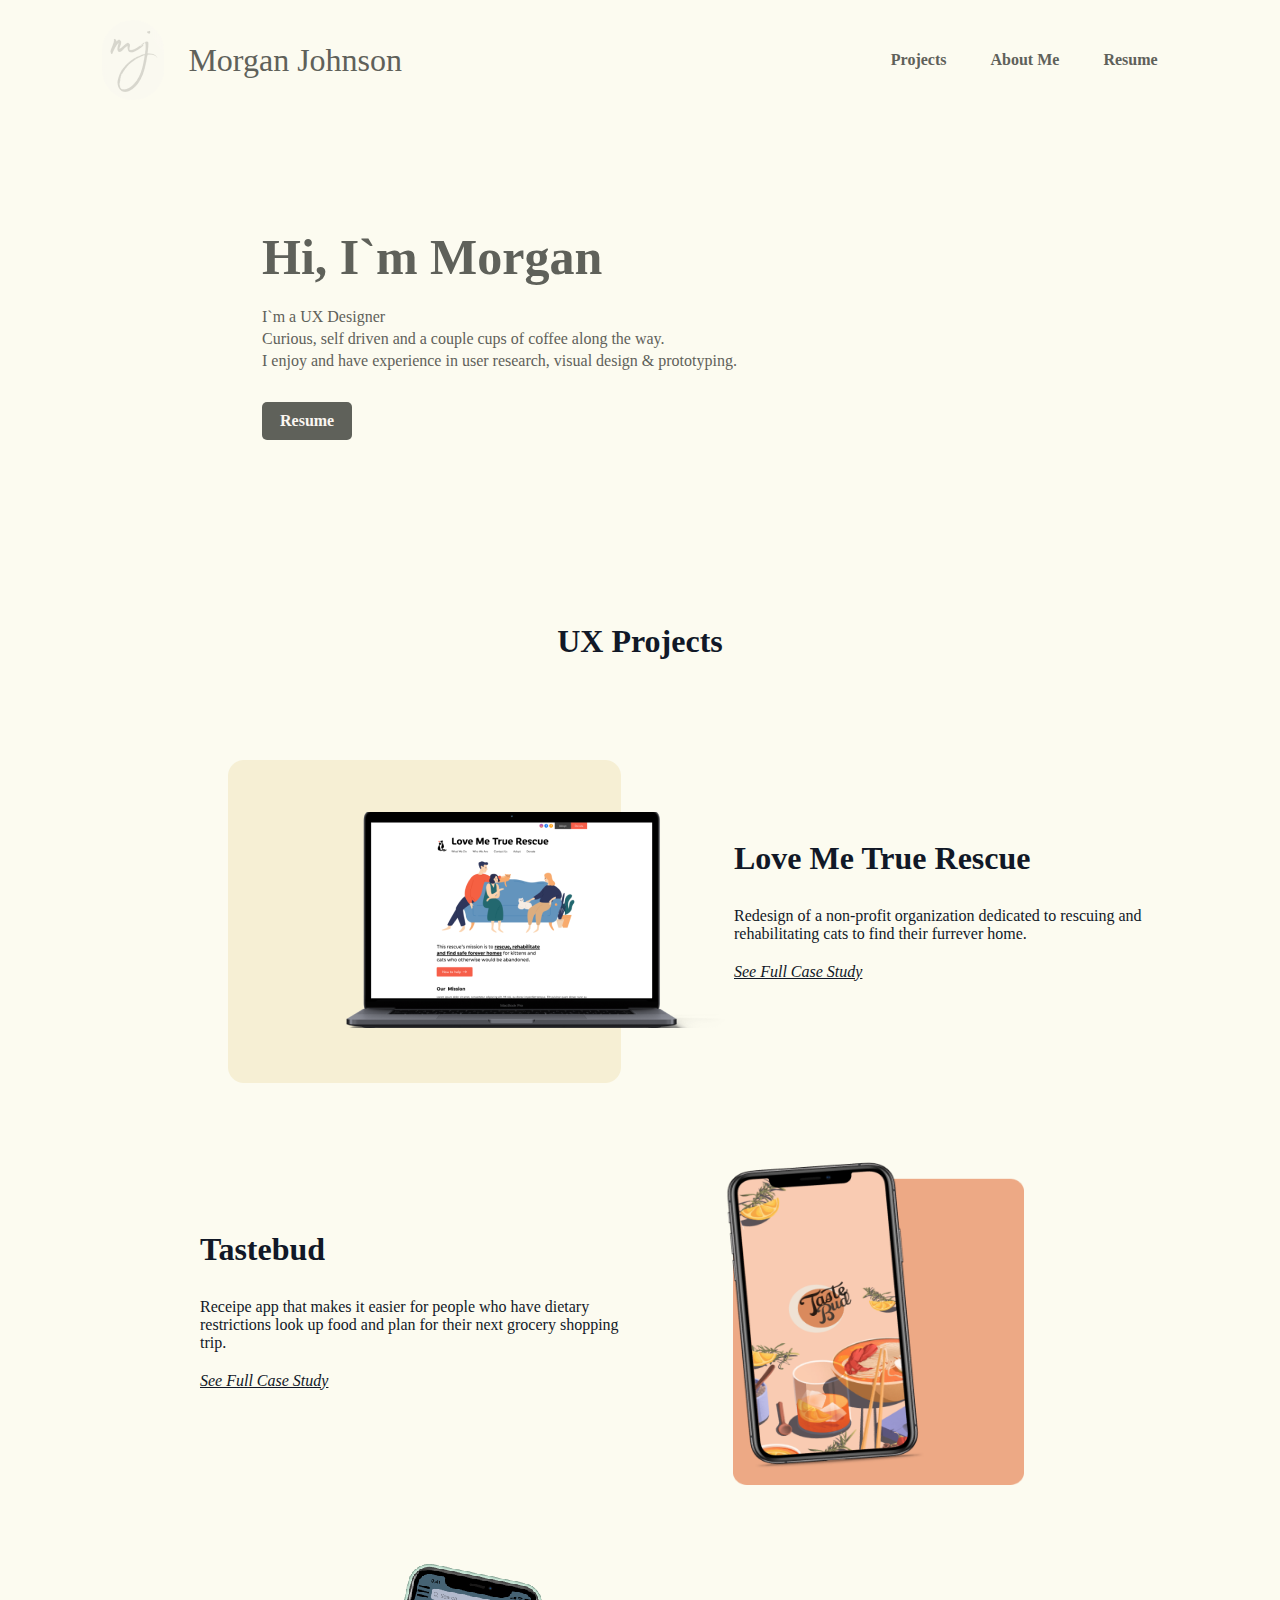
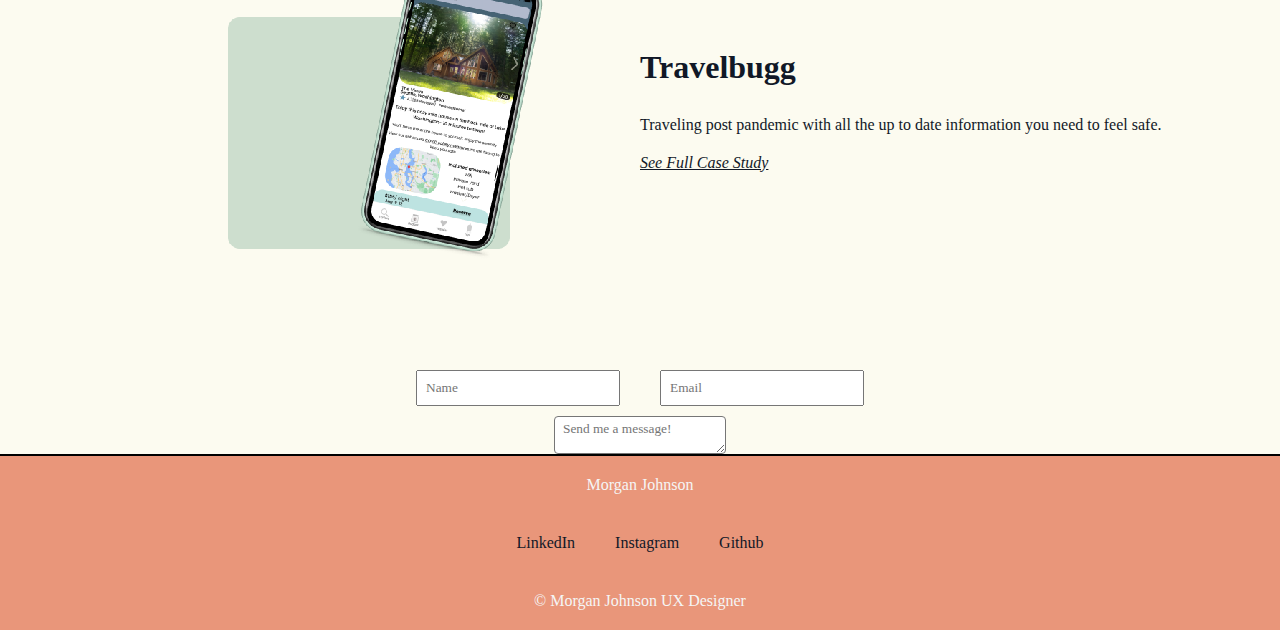
<file: index.html>
<!DOCTYPE html>
<html lang="en">
    <head>
        <meta charset="UTF-8" />
        <meta http-equiv="X-UA-Compatible" content="IE=edge" />
        <meta name="viewport" content="width=device-width, initial-scale=1.0" />
        <title>Morgan Johnson | UX</title>
        <link rel="stylesheet" href="css/styles.css" />
    </head>
    <body>
        <div class="hero">
            <nav>
                <a href="/">
                    <div class="logo-header">
                        <img src="images/masked circle logo.png" class="logo" />
                        <span class="logo-name">Morgan Johnson</span>
                    </div>
                </a>
                <ul>
                    <li><a href="#projects-section">Projects</a></li>
                    <li><a href="/pages/about-me.html">About Me</a></li>
                    <li><a href="/pages/resume.html">Resume</a></li>
                </ul>
            </nav>
            <div class="body-margin">
                <div class="detail">
                    <h1>Hi, I`m Morgan</h1>
                    <p>I`m a UX Designer</p>
                    <p>
                        Curious, self driven and a couple cups of coffee along
                        the way.
                    </p>
                    <p>
                        I enjoy and have experience in user research, visual
                        design & prototyping.
                    </p>
                    <a href="#">Resume</a>
                </div>
                <div class="blob-with-image">
                    <img src="images/Blob a.png" class="blob" />
                    <img src="images/Morgan Blob 2.png" class="morgan" />
                </div>
                <section class="main" id="projects-section">
                    <div>
                        <h1>UX Projects</h1>
                    </div>
                    <div class="projects">
                        <div class="project-card-image-left">
                            <div class="project-image-left">
                                <img
                                    src="images/love-me-rescue-laptop.png"
                                    class="project-image"
                                />
                            </div>
                            <div class="project-description">
                                <h1>Love Me True Rescue</h1>
                                <p>
                                    Redesign of a non-profit organization
                                    dedicated to rescuing and rehabilitating
                                    cats to find their furrever home.
                                </p>
                                <a href="/" target="_blank"
                                    >See Full Case Study</a
                                >
                            </div>
                        </div>
                        <div class="project-card-image-right">
                            <div class="project-description">
                                <h1>Tastebud</h1>
                                <p>
                                    Receipe app that makes it easier for people
                                    who have dietary restrictions look up food
                                    and plan for their next grocery shopping
                                    trip.
                                </p>
                                <a href="/" target="_blank"
                                    >See Full Case Study</a
                                >
                            </div>
                            <div class="project-image-right">
                                <img src="images/tastebud-mobile.png" />
                            </div>
                        </div>
                        <div class="project-card-image-left">
                            <div class="project-image-left">
                                <img
                                    src="images/travelbugg-mobile.png"
                                    class="project-image"
                                    id="travelbugg-mobile"
                                />
                            </div>
                            <div class="project-description">
                                <h1>Travelbugg</h1>
                                <p>
                                    Traveling post pandemic with all the up to
                                    date information you need to feel safe.
                                </p>
                                <a href="/" target="_blank"
                                    >See Full Case Study</a
                                >
                            </div>
                        </div>
                    </div>
                </section>
                <div class="contact-me">
                    <div class="contact-me-fname-email">
                        <input
                            type="text"
                            placeholder="Name"
                            name="name"
                            id="name-input"
                        />
                        <input
                            type="email"
                            placeholder="Email"
                            name="email"
                            id="email-input"
                        />
                    </div>

                    <textarea placeholder="Send me a message!"></textarea>
                </div>
            </div>

            <footer>
                <p>Morgan Johnson</p>
                <ul>
                    <li>LinkedIn</li>
                    <li>Instagram</li>
                    <li>
                        <a href="https://github.com/mojoe15" target="_blank"
                            >Github</a
                        >
                    </li>
                </ul>
                <p>&copy; Morgan Johnson UX Designer</p>
            </footer>
        </div>
    </body>
</html>
</file>
<file: css/styles.css>
* {
    margin: 0;
    padding: 0;
    font-family: serif;
    --tw-text-opacity: 1;
    color: rgba(17, 24, 39, var(--tw-text-opacity));
}

html {
    scroll-behavior: smooth;
}

a {
    color: inherit;
    text-decoration: none;
}

.hero {
    position: relative;
    width: 100%;
    height: 100%;
    background: rgb(252, 251, 240);
}

nav {
    display: flex;
    width: 84%;
    margin: auto;
    padding: 20px 0;
    align-items: center;
    justify-content: space-between;
}

nav ul li {
    display: inline-block;
    list-style: none;
    margin: 10px 20px;
}

nav ul li a {
    text-decoration: none;
    color: rgb(95, 97, 90);
    font-weight: bold;
}

nav ul li a:hover {
    color: rgb(30, 196, 182);
}

.body-margin {
    margin: 0;
}

@media screen and (min-width: 600px) and (max-width: 768px) {
    .body-margin {
        margin: 0px 25px;
    }
}

@media screen and (min-width: 768px) {
    .body-margin {
        margin: 0px 100px;
    }
}

.detail {
    margin-left: 15%;
    margin-top: 10%;
}

.detail h1 {
    font-size: 50px;
    color: rgb(95, 97, 90);
    margin-bottom: 20px;
}

.detail p {
    color: rgb(95, 97, 90);
    line-height: 22px;
}

.detail a {
    background: rgb(95, 97, 90);
    padding: 10px 18px;
    text-decoration: none;
    font-weight: bold;
    color: rgb(250, 246, 241);
    display: inline-block;
    margin: 30px 0;
    border-radius: 5px;
}

.blob-with-image {
    width: 45%;
    height: 10%;
    position: absolute;
    bottom: 0;
    right: 90px;
}

/* mobile first design */
.blob-with-image img {
    display: none;
}

/* media query */
@media screen and (min-width: 768px) {
    .blob-with-image img {
        /* put back display: block to this CSS selector */
        display: none;
        position: absolute;
        bottom: 300px;
        left: 200px;
    }

    .blob-with-image .blob {
        /* put back display: block to this CSS selector */
        display: none;
    }

    .morgan {
        left: 400px;
    }
}

/* media query */
@media screen and (min-width: 1200px) {
    .blob-with-image img {
        height: fit-content 20%;
        position: absolute;
        left: 50%;
        bottom: 150px;
        transform: translateX(-50%);
        transition: bottom 1s, left 1s;
    }

    .blob-with-image .blob {
        /* put back display: block to this CSS selector */
        display: none;
    }
    .blob-with-image:hover .blob {
        bottom: 40px;
    }

    .blob-with-image:hover .morgan {
        left: 45%;
    }
}

.logo-header {
    display: flex;
    align-items: center;
}

.logo-name {
    margin-left: 24px;
    font-size: 2rem;
    color: rgb(95, 97, 90);
}

.main {
    margin-top: 17vh;
    text-align: center;
}

.projects {
    height: auto;
    display: flex;
    flex-direction: column;
    justify-content: space-around;
}

.project-card-image-left {
    display: flex;
    text-align: left;
    height: 300px;
    margin: 100px 0;
}

.project-card-image-left img {
    flex: 1;
}

.project-card-image-left h1 {
    font-weight: 600;
    margin-bottom: 30px;
}

.project-card-image-left a {
    margin-top: 20px;
    text-decoration: underline;
    font-style: italic;
}

.project-image-left {
    flex: 1;
}

#travelbugg-mobile {
    height: 100%;
}

.project-image {
    image-rendering: pixelated;
    margin-left: 10vw;
}

.project-description {
    flex: 1;
    display: flex;
    flex-direction: column;
    justify-content: center;
    height: 100%;
    width: 100%;
}

.project-card-image-right {
    display: flex;
    text-align: left;
    height: 300px;
}

.project-card-image-right img {
    height: 325px;
    width: 300px;
    margin-left: 84px;
}

.project-image-right {
    flex: 1;
    display: flex;
}

.project-card-image-right h1 {
    font-weight: 600;
    padding-left: 100px;
    margin-bottom: 30px;
}

.project-card-image-right a {
    margin-top: 20px;
    padding-left: 100px;
    text-decoration: underline;
    font-style: italic;
}

.project-card-image-right p {
    padding-left: 100px;
}

.contact-me {
    display: flex;
    flex-direction: column;
    align-items: center;
    width: 35vw;
    margin: 0 auto;
}

.contact-me-fname-email {
    width: 100%;
    display: flex;
    justify-content: space-between;
    margin: 10px 0;
}
.contact-me input {
    height: 2rem;
    width: 12rem;
    padding-left: 8px;
}

.contact-me textarea {
    border-radius: 4px;
    padding-left: 8px;
    padding-top: 4px;
}

footer {
    display: flex;
    flex-direction: column;
    justify-content: center;
    bottom: 0;
    left: 0;
    background-color: darksalmon;
    border-top: 2px solid black;
    width: 100%;
}

footer ul {
    display: flex;
    justify-content: center;
}

footer ul li {
    display: inline-block;
    list-style: none;
    margin: 20px 20px 20px 20px;
}

footer p {
    text-align: center;
    padding: 20px;
    color: whitesmoke;
}
</file>
